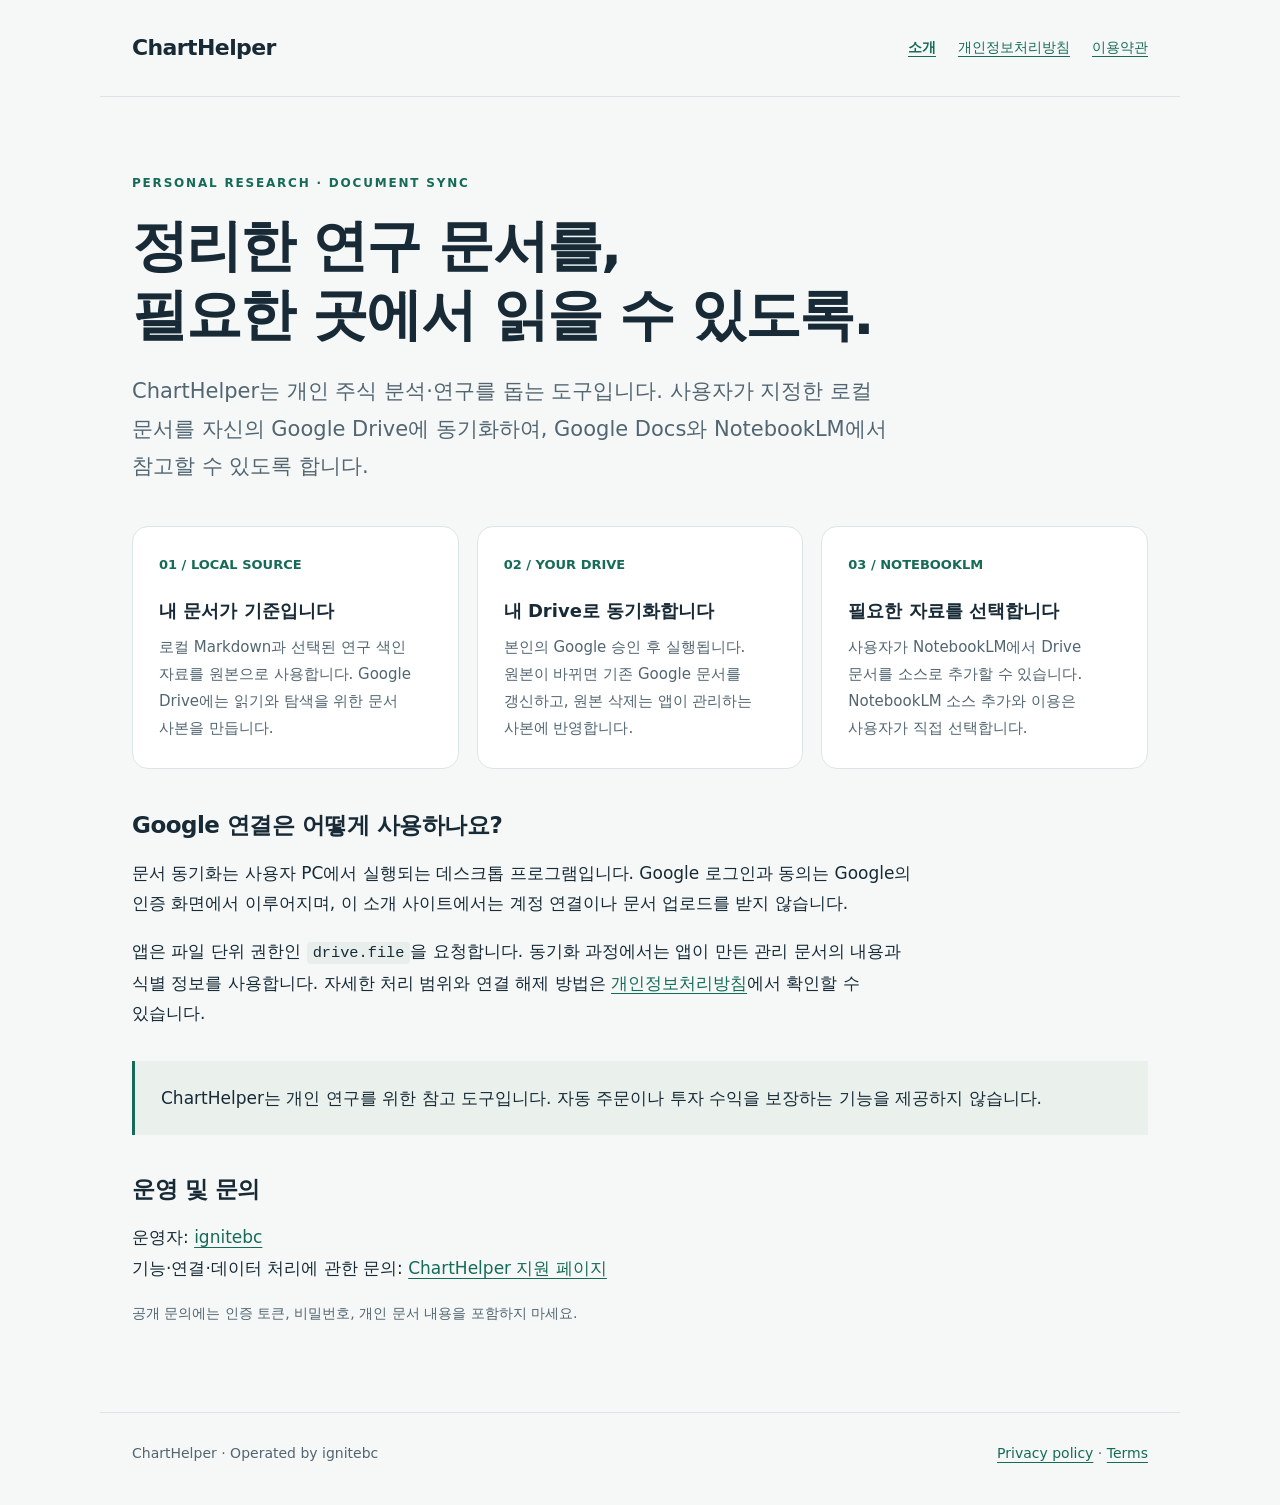
<file: index.html>
<!doctype html>
<html lang="ko">
<head>
  <meta charset="utf-8">
  <meta name="viewport" content="width=device-width, initial-scale=1">
  <meta name="description" content="ChartHelper: 개인 연구 문서를 Google Drive에 동기화하여 NotebookLM에서 참고할 수 있도록 돕는 도구입니다.">
  <title>ChartHelper — 문서와 연구를 연결합니다</title>
  <link rel="stylesheet" href="styles.css">
</head>
<body>
  <a class="skip" href="#content">본문으로 이동</a>
  <header><a class="brand" href="./">ChartHelper</a><nav aria-label="주 메뉴"><a href="./" aria-current="page">소개</a><a href="privacy.html">개인정보처리방침</a><a href="terms.html">이용약관</a></nav></header>
  <main id="content">
    <p class="eyebrow">PERSONAL RESEARCH · DOCUMENT SYNC</p>
    <h1>정리한 연구 문서를,<br>필요한 곳에서 읽을 수 있도록.</h1>
    <p class="lead">ChartHelper는 개인 주식 분석·연구를 돕는 도구입니다. 사용자가 지정한 로컬 문서를 자신의 Google Drive에 동기화하여, Google Docs와 NotebookLM에서 참고할 수 있도록 합니다.</p>
    <div class="grid">
      <section class="card"><span class="number">01 / LOCAL SOURCE</span><h3>내 문서가 기준입니다</h3><p>로컬 Markdown과 선택된 연구 색인 자료를 원본으로 사용합니다. Google Drive에는 읽기와 탐색을 위한 문서 사본을 만듭니다.</p></section>
      <section class="card"><span class="number">02 / YOUR DRIVE</span><h3>내 Drive로 동기화합니다</h3><p>본인의 Google 승인 후 실행됩니다. 원본이 바뀌면 기존 Google 문서를 갱신하고, 원본 삭제는 앱이 관리하는 사본에 반영합니다.</p></section>
      <section class="card"><span class="number">03 / NOTEBOOKLM</span><h3>필요한 자료를 선택합니다</h3><p>사용자가 NotebookLM에서 Drive 문서를 소스로 추가할 수 있습니다. NotebookLM 소스 추가와 이용은 사용자가 직접 선택합니다.</p></section>
    </div>
    <section class="prose"><h2>Google 연결은 어떻게 사용하나요?</h2><p>문서 동기화는 사용자 PC에서 실행되는 데스크톱 프로그램입니다. Google 로그인과 동의는 Google의 인증 화면에서 이루어지며, 이 소개 사이트에서는 계정 연결이나 문서 업로드를 받지 않습니다.</p><p>앱은 파일 단위 권한인 <code>drive.file</code>을 요청합니다. 동기화 과정에서는 앱이 만든 관리 문서의 내용과 식별 정보를 사용합니다. 자세한 처리 범위와 연결 해제 방법은 <a href="privacy.html">개인정보처리방침</a>에서 확인할 수 있습니다.</p></section>
    <div class="note">ChartHelper는 개인 연구를 위한 참고 도구입니다. 자동 주문이나 투자 수익을 보장하는 기능을 제공하지 않습니다.</div>
    <section class="prose"><h2>운영 및 문의</h2><p>운영자: <a href="https://github.com/ignitebc">ignitebc</a><br>기능·연결·데이터 처리에 관한 문의: <a href="https://github.com/ignitebc/charthelper-public-site/issues">ChartHelper 지원 페이지</a></p><p class="meta">공개 문의에는 인증 토큰, 비밀번호, 개인 문서 내용을 포함하지 마세요.</p></section>
  </main>
  <footer><span>ChartHelper · Operated by ignitebc</span><span><a href="privacy.html">Privacy policy</a> · <a href="terms.html">Terms</a></span></footer>
</body>
</html>
</file>
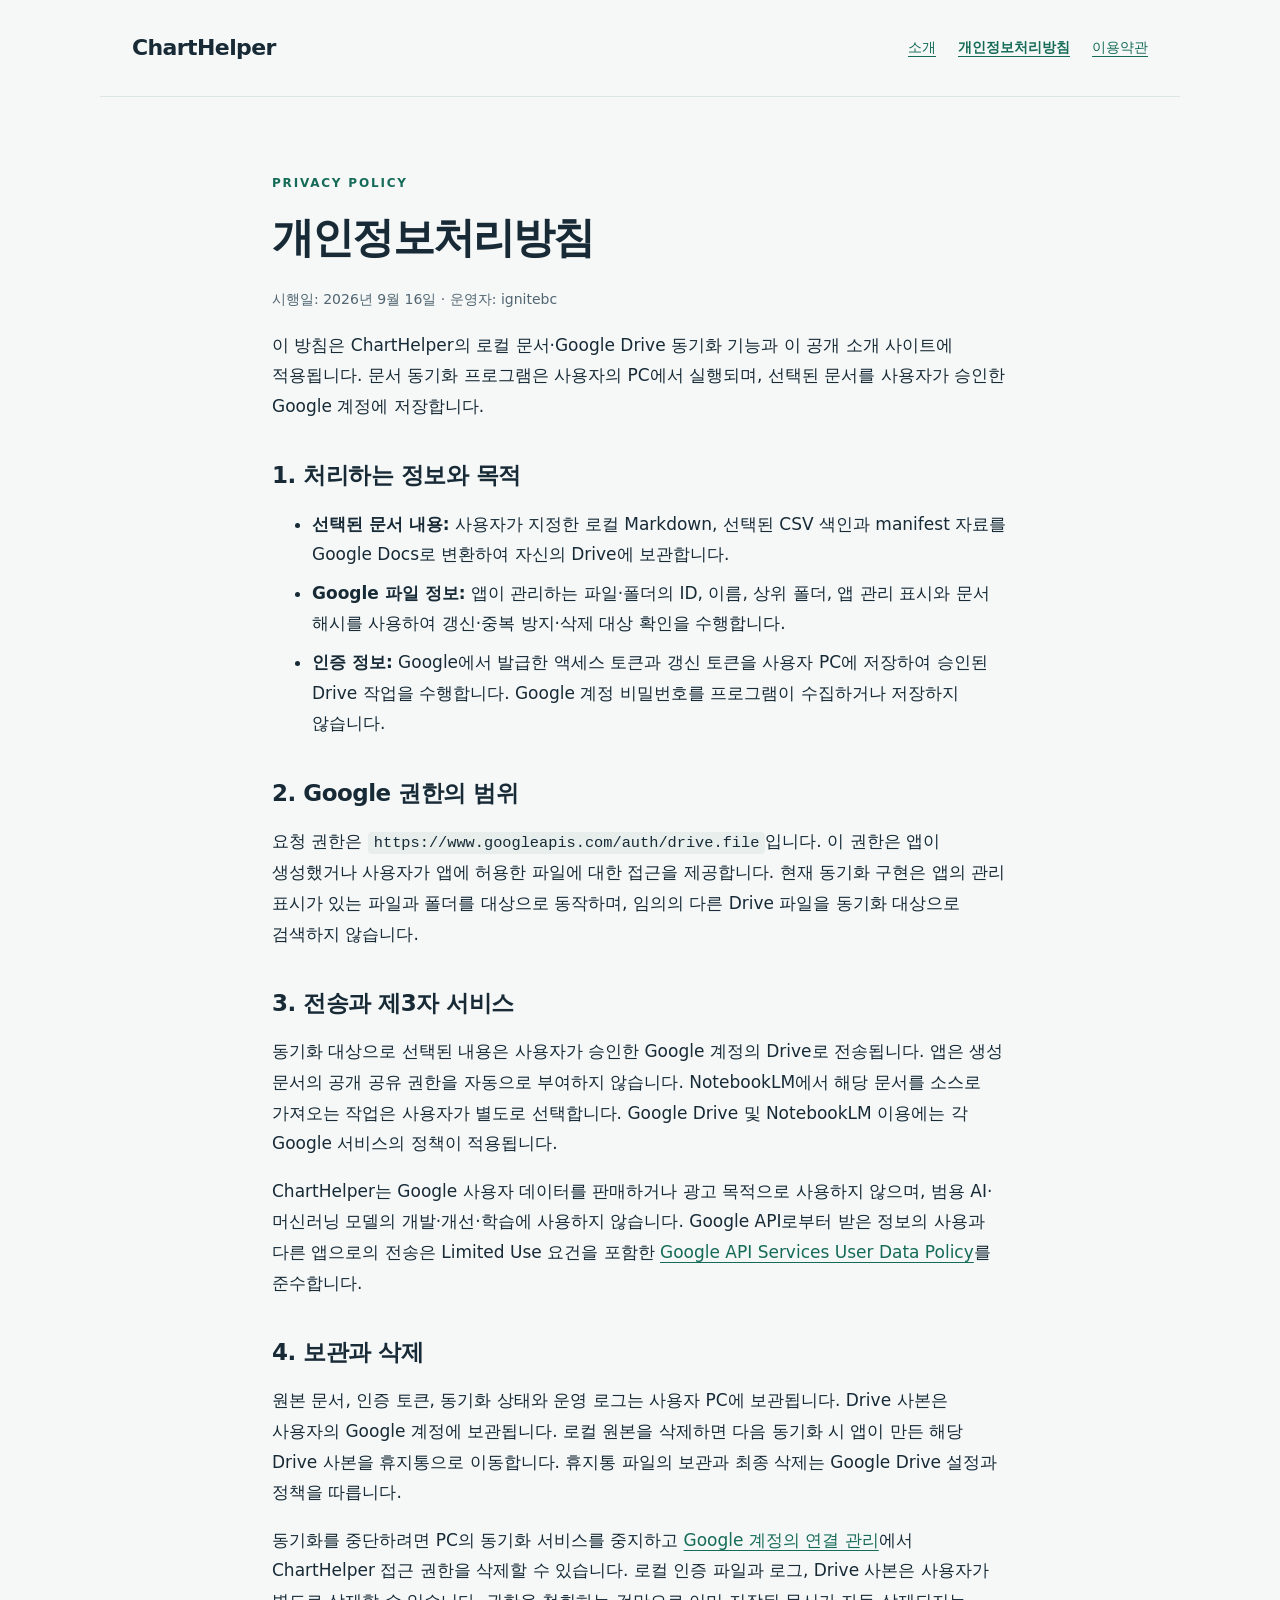
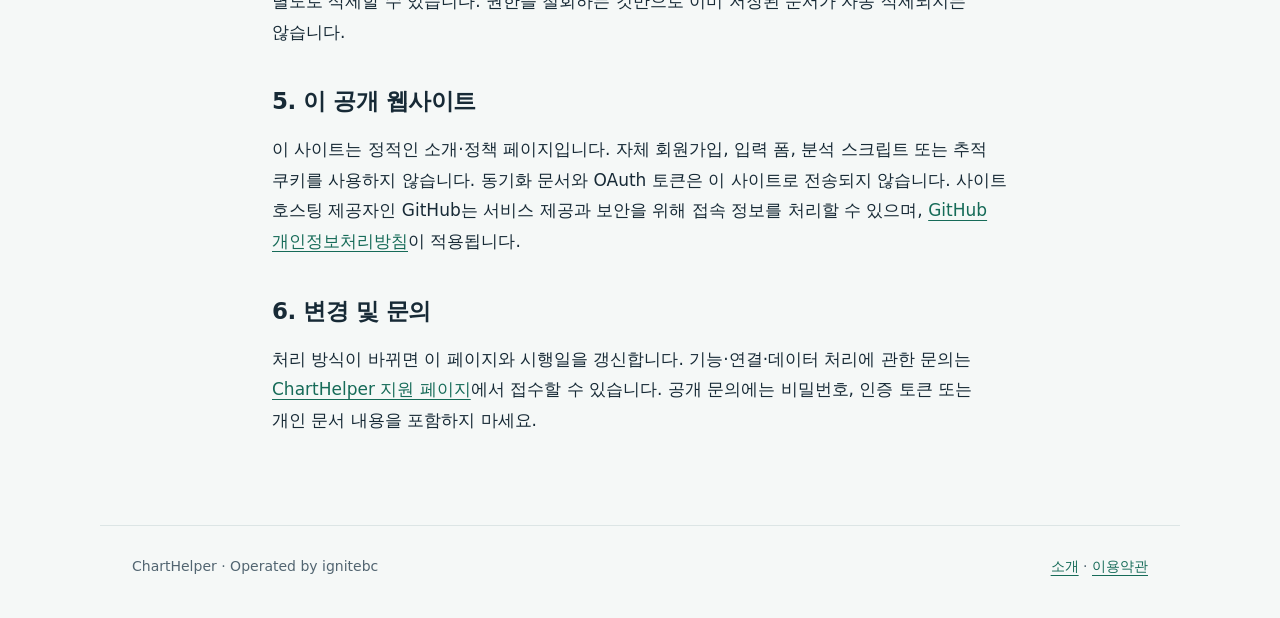
<file: privacy.html>
<!doctype html>
<html lang="ko">
<head><meta charset="utf-8"><meta name="viewport" content="width=device-width, initial-scale=1"><meta name="description" content="ChartHelper의 Google Drive 연결, 문서 처리, 보관 및 연결 해제 안내"><title>개인정보처리방침 | ChartHelper</title><link rel="stylesheet" href="styles.css"></head>
<body>
  <a class="skip" href="#content">본문으로 이동</a>
  <header><a class="brand" href="./">ChartHelper</a><nav aria-label="주 메뉴"><a href="./">소개</a><a href="privacy.html" aria-current="page">개인정보처리방침</a><a href="terms.html">이용약관</a></nav></header>
  <main class="prose" id="content">
    <p class="eyebrow">PRIVACY POLICY</p><h1>개인정보처리방침</h1><p class="meta">시행일: 2026년 9월 16일 · 운영자: ignitebc</p>
    <p>이 방침은 ChartHelper의 로컬 문서·Google Drive 동기화 기능과 이 공개 소개 사이트에 적용됩니다. 문서 동기화 프로그램은 사용자의 PC에서 실행되며, 선택된 문서를 사용자가 승인한 Google 계정에 저장합니다.</p>
    <h2>1. 처리하는 정보와 목적</h2>
    <ul><li><strong>선택된 문서 내용:</strong> 사용자가 지정한 로컬 Markdown, 선택된 CSV 색인과 manifest 자료를 Google Docs로 변환하여 자신의 Drive에 보관합니다.</li><li><strong>Google 파일 정보:</strong> 앱이 관리하는 파일·폴더의 ID, 이름, 상위 폴더, 앱 관리 표시와 문서 해시를 사용하여 갱신·중복 방지·삭제 대상 확인을 수행합니다.</li><li><strong>인증 정보:</strong> Google에서 발급한 액세스 토큰과 갱신 토큰을 사용자 PC에 저장하여 승인된 Drive 작업을 수행합니다. Google 계정 비밀번호를 프로그램이 수집하거나 저장하지 않습니다.</li></ul>
    <h2>2. Google 권한의 범위</h2>
    <p>요청 권한은 <code>https://www.googleapis.com/auth/drive.file</code>입니다. 이 권한은 앱이 생성했거나 사용자가 앱에 허용한 파일에 대한 접근을 제공합니다. 현재 동기화 구현은 앱의 관리 표시가 있는 파일과 폴더를 대상으로 동작하며, 임의의 다른 Drive 파일을 동기화 대상으로 검색하지 않습니다.</p>
    <h2>3. 전송과 제3자 서비스</h2>
    <p>동기화 대상으로 선택된 내용은 사용자가 승인한 Google 계정의 Drive로 전송됩니다. 앱은 생성 문서의 공개 공유 권한을 자동으로 부여하지 않습니다. NotebookLM에서 해당 문서를 소스로 가져오는 작업은 사용자가 별도로 선택합니다. Google Drive 및 NotebookLM 이용에는 각 Google 서비스의 정책이 적용됩니다.</p>
    <p>ChartHelper는 Google 사용자 데이터를 판매하거나 광고 목적으로 사용하지 않으며, 범용 AI·머신러닝 모델의 개발·개선·학습에 사용하지 않습니다. Google API로부터 받은 정보의 사용과 다른 앱으로의 전송은 Limited Use 요건을 포함한 <a href="https://developers.google.com/terms/api-services-user-data-policy">Google API Services User Data Policy</a>를 준수합니다.</p>
    <h2>4. 보관과 삭제</h2>
    <p>원본 문서, 인증 토큰, 동기화 상태와 운영 로그는 사용자 PC에 보관됩니다. Drive 사본은 사용자의 Google 계정에 보관됩니다. 로컬 원본을 삭제하면 다음 동기화 시 앱이 만든 해당 Drive 사본을 휴지통으로 이동합니다. 휴지통 파일의 보관과 최종 삭제는 Google Drive 설정과 정책을 따릅니다.</p>
    <p>동기화를 중단하려면 PC의 동기화 서비스를 중지하고 <a href="https://myaccount.google.com/connections">Google 계정의 연결 관리</a>에서 ChartHelper 접근 권한을 삭제할 수 있습니다. 로컬 인증 파일과 로그, Drive 사본은 사용자가 별도로 삭제할 수 있습니다. 권한을 철회하는 것만으로 이미 저장된 문서가 자동 삭제되지는 않습니다.</p>
    <h2>5. 이 공개 웹사이트</h2>
    <p>이 사이트는 정적인 소개·정책 페이지입니다. 자체 회원가입, 입력 폼, 분석 스크립트 또는 추적 쿠키를 사용하지 않습니다. 동기화 문서와 OAuth 토큰은 이 사이트로 전송되지 않습니다. 사이트 호스팅 제공자인 GitHub는 서비스 제공과 보안을 위해 접속 정보를 처리할 수 있으며, <a href="https://docs.github.com/en/site-policy/privacy-policies/github-general-privacy-statement">GitHub 개인정보처리방침</a>이 적용됩니다.</p>
    <h2>6. 변경 및 문의</h2>
    <p>처리 방식이 바뀌면 이 페이지와 시행일을 갱신합니다. 기능·연결·데이터 처리에 관한 문의는 <a href="https://github.com/ignitebc/charthelper-public-site/issues">ChartHelper 지원 페이지</a>에서 접수할 수 있습니다. 공개 문의에는 비밀번호, 인증 토큰 또는 개인 문서 내용을 포함하지 마세요.</p>
  </main>
  <footer><span>ChartHelper · Operated by ignitebc</span><span><a href="./">소개</a> · <a href="terms.html">이용약관</a></span></footer>
</body>
</html>
</file>
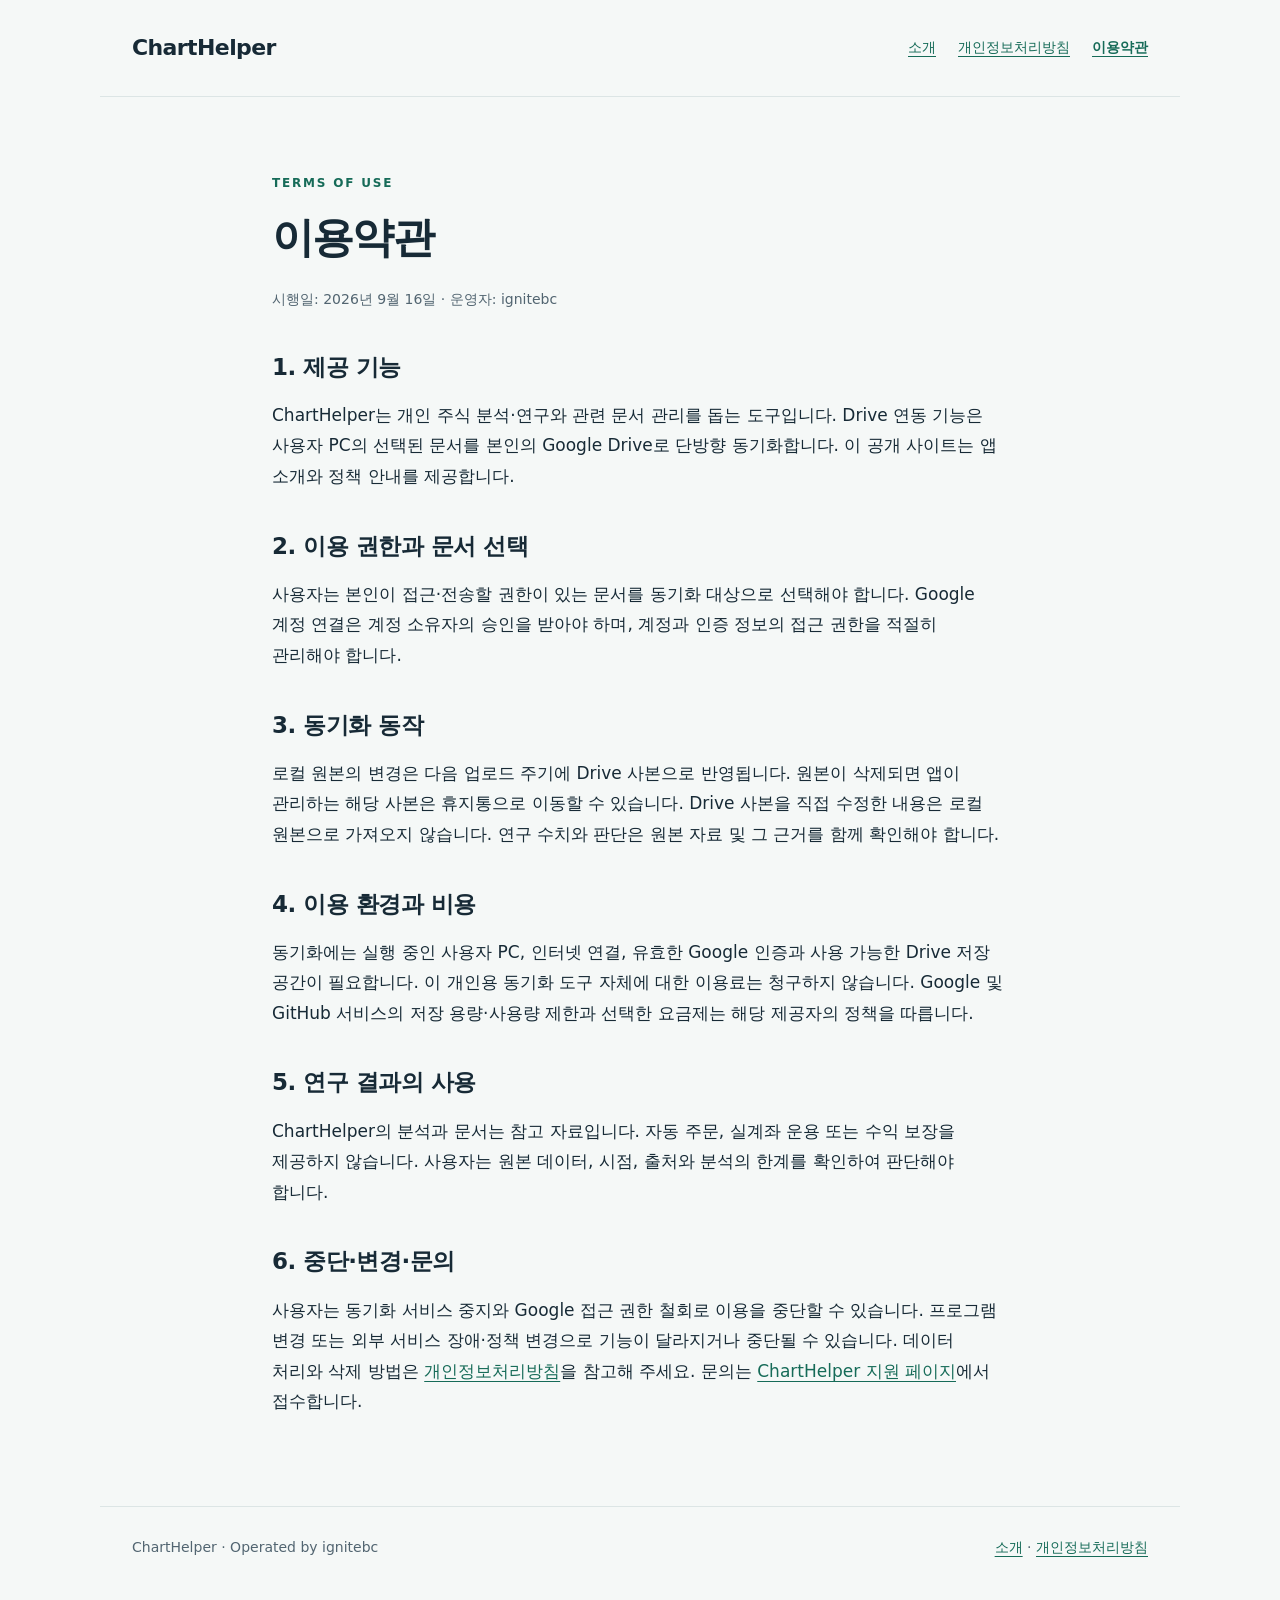
<file: terms.html>
<!doctype html>
<html lang="ko">
<head><meta charset="utf-8"><meta name="viewport" content="width=device-width, initial-scale=1"><meta name="description" content="ChartHelper 개인 연구·문서 동기화 기능의 이용 안내 및 약관"><title>이용약관 | ChartHelper</title><link rel="stylesheet" href="styles.css"></head>
<body>
  <a class="skip" href="#content">본문으로 이동</a>
  <header><a class="brand" href="./">ChartHelper</a><nav aria-label="주 메뉴"><a href="./">소개</a><a href="privacy.html">개인정보처리방침</a><a href="terms.html" aria-current="page">이용약관</a></nav></header>
  <main class="prose" id="content">
    <p class="eyebrow">TERMS OF USE</p><h1>이용약관</h1><p class="meta">시행일: 2026년 9월 16일 · 운영자: ignitebc</p>
    <h2>1. 제공 기능</h2><p>ChartHelper는 개인 주식 분석·연구와 관련 문서 관리를 돕는 도구입니다. Drive 연동 기능은 사용자 PC의 선택된 문서를 본인의 Google Drive로 단방향 동기화합니다. 이 공개 사이트는 앱 소개와 정책 안내를 제공합니다.</p>
    <h2>2. 이용 권한과 문서 선택</h2><p>사용자는 본인이 접근·전송할 권한이 있는 문서를 동기화 대상으로 선택해야 합니다. Google 계정 연결은 계정 소유자의 승인을 받아야 하며, 계정과 인증 정보의 접근 권한을 적절히 관리해야 합니다.</p>
    <h2>3. 동기화 동작</h2><p>로컬 원본의 변경은 다음 업로드 주기에 Drive 사본으로 반영됩니다. 원본이 삭제되면 앱이 관리하는 해당 사본은 휴지통으로 이동할 수 있습니다. Drive 사본을 직접 수정한 내용은 로컬 원본으로 가져오지 않습니다. 연구 수치와 판단은 원본 자료 및 그 근거를 함께 확인해야 합니다.</p>
    <h2>4. 이용 환경과 비용</h2><p>동기화에는 실행 중인 사용자 PC, 인터넷 연결, 유효한 Google 인증과 사용 가능한 Drive 저장 공간이 필요합니다. 이 개인용 동기화 도구 자체에 대한 이용료는 청구하지 않습니다. Google 및 GitHub 서비스의 저장 용량·사용량 제한과 선택한 요금제는 해당 제공자의 정책을 따릅니다.</p>
    <h2>5. 연구 결과의 사용</h2><p>ChartHelper의 분석과 문서는 참고 자료입니다. 자동 주문, 실계좌 운용 또는 수익 보장을 제공하지 않습니다. 사용자는 원본 데이터, 시점, 출처와 분석의 한계를 확인하여 판단해야 합니다.</p>
    <h2>6. 중단·변경·문의</h2><p>사용자는 동기화 서비스 중지와 Google 접근 권한 철회로 이용을 중단할 수 있습니다. 프로그램 변경 또는 외부 서비스 장애·정책 변경으로 기능이 달라지거나 중단될 수 있습니다. 데이터 처리와 삭제 방법은 <a href="privacy.html">개인정보처리방침</a>을 참고해 주세요. 문의는 <a href="https://github.com/ignitebc/charthelper-public-site/issues">ChartHelper 지원 페이지</a>에서 접수합니다.</p>
  </main>
  <footer><span>ChartHelper · Operated by ignitebc</span><span><a href="./">소개</a> · <a href="privacy.html">개인정보처리방침</a></span></footer>
</body>
</html>
</file>
<file: styles.css>
:root{color-scheme:light;--ink:#172a36;--muted:#526571;--accent:#166b58;--line:#dce5e5;--paper:#f5f8f7}
*{box-sizing:border-box}body{margin:0;background:var(--paper);color:var(--ink);font:17px/1.8 system-ui,-apple-system,"Segoe UI",sans-serif;word-break:keep-all;overflow-wrap:anywhere}a{color:var(--accent);text-underline-offset:4px}a:hover{text-decoration-thickness:2px}a:focus-visible{outline:3px solid #bc8230;outline-offset:5px}header,main,footer{max-width:1080px;margin:auto;padding:28px 32px}header{display:flex;justify-content:space-between;align-items:center;gap:24px;border-bottom:1px solid var(--line)}.brand{font-size:22px;font-weight:750;text-decoration:none;color:var(--ink);letter-spacing:-.6px}nav{display:flex;gap:22px;flex-wrap:wrap;font-size:14px}nav a[aria-current=page]{font-weight:750}main{padding-top:64px;padding-bottom:72px}.eyebrow{font-size:12px;letter-spacing:.15em;font-weight:750;color:var(--accent)}h1{font-size:clamp(32px,5vw,56px);line-height:1.22;letter-spacing:-1.8px;margin:18px 0 24px;max-width:820px}h2{font-size:23px;line-height:1.4;letter-spacing:-.5px;margin:38px 0 12px}h3{font-size:18px;line-height:1.5;margin:0 0 10px}.lead{font-size:21px;color:var(--muted);max-width:780px}.grid{display:grid;grid-template-columns:repeat(3,1fr);gap:18px;margin:40px 0}.card{background:white;border:1px solid var(--line);border-radius:16px;padding:26px}.card p{font-size:15px;margin:0;color:var(--muted)}.number{display:block;color:var(--accent);font-size:13px;margin-bottom:20px;font-weight:700}.note{padding:22px 26px;border-left:3px solid var(--accent);background:#eaf1ed;margin:32px 0}.prose{max-width:800px}.prose h1{font-size:42px}.meta,footer{font-size:14px;color:var(--muted)}footer{border-top:1px solid var(--line);padding-bottom:40px;display:flex;justify-content:space-between;gap:16px;flex-wrap:wrap}li{margin:8px 0}code{background:#e7eeeb;padding:2px 6px;border-radius:4px;font-size:.9em}.skip{position:absolute;left:-10000px}.skip:focus{left:20px;top:10px;background:white;padding:8px;z-index:2}@media(max-width:680px){header{align-items:flex-start;flex-direction:column;gap:10px}header,main,footer{padding-left:22px;padding-right:22px}main{padding-top:40px}.grid{grid-template-columns:1fr}.lead{font-size:18px}h1{letter-spacing:-1px}.prose h1{font-size:32px}}
</file>
